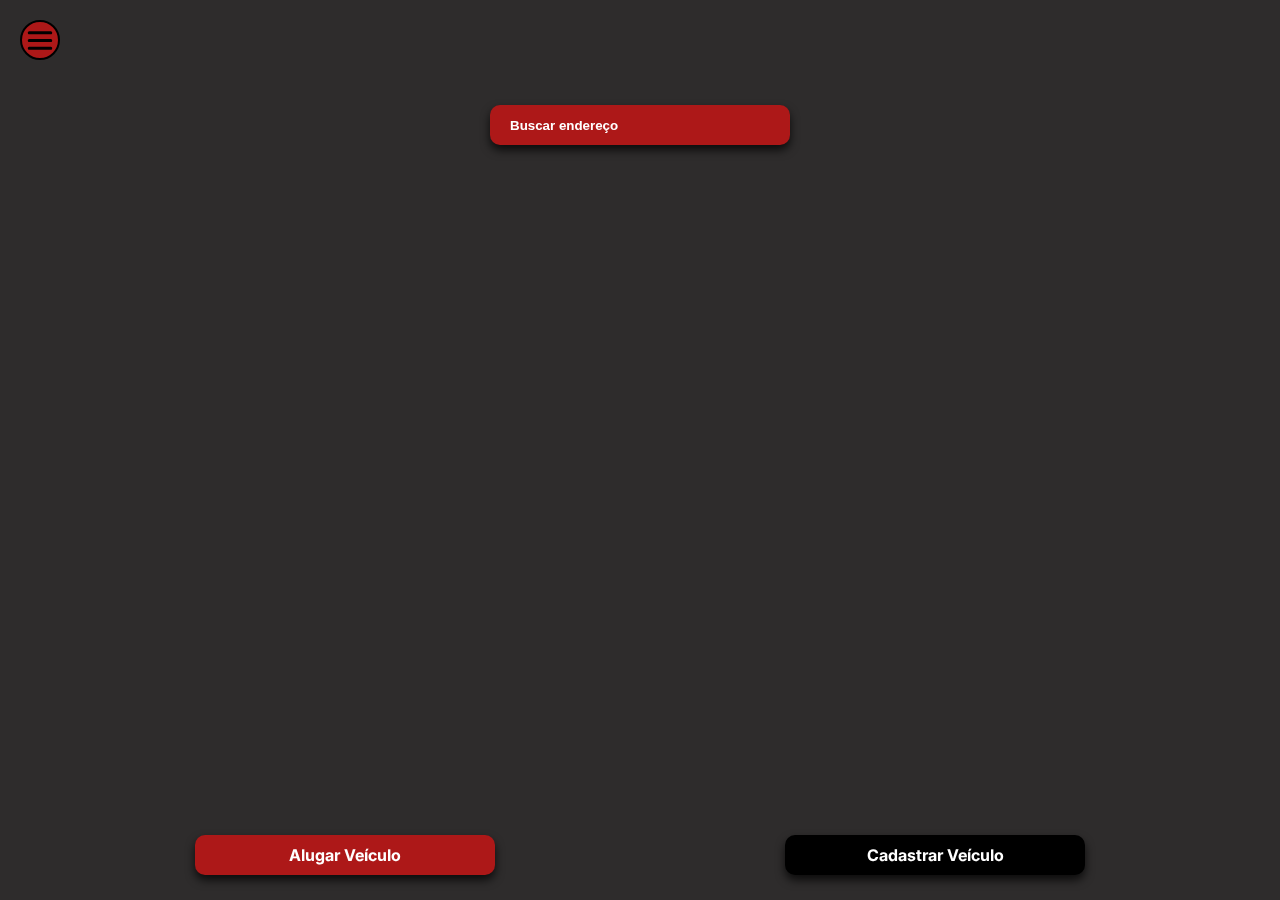
<file: Rent4U/home/index.html>
<!DOCTYPE html>
<html lang="pt-BR">
  <head>
    <meta charset="UTF-8" />
    <meta name="viewport" content="width=device-width, initial-scale=1.0" />
    <title>Rent4u</title>
  </head>
  <link rel="stylesheet" href="styles.css" />
  <link rel="stylesheet" href="../layout.css" />
  <body>
    <div class="container">
      <div class="row-1">
        <input class="btt b-red" placeholder="Buscar endereço" />
      </div>
      <div class="row-2">
        <a class="btt b-red" href="../alugar/passo1/index.html"
          >Alugar Veículo</a
        >
        <a class="btt b-black" href="../cadastrar/veiculo/passo1/index.html"
          >Cadastrar Veículo</a
        >
      </div>
    </div>
    <button class="menu-btt">
      <img src="../assets/icons/hamburguer.svg" alt="menu-btt" />
    </button>
    <div class="mapouter">
      <div class="gmap_canvas">
        <iframe
          class="gmap_iframe"
          width="100%"
          frameborder="0"
          scrolling="no"
          marginheight="0"
          marginwidth="0"
          src="https://maps.google.com/maps?width=800&amp;height=400&amp;hl=en&amp;q=FIAP - Aclimação&amp;t=&amp;z=15&amp;ie=UTF8&amp;iwloc=B&amp;output=embed"
        ></iframe
        ><a href="https://embed-googlemap.com">embed google map</a>
      </div>
    </div>
  </body>
</html>
</file>
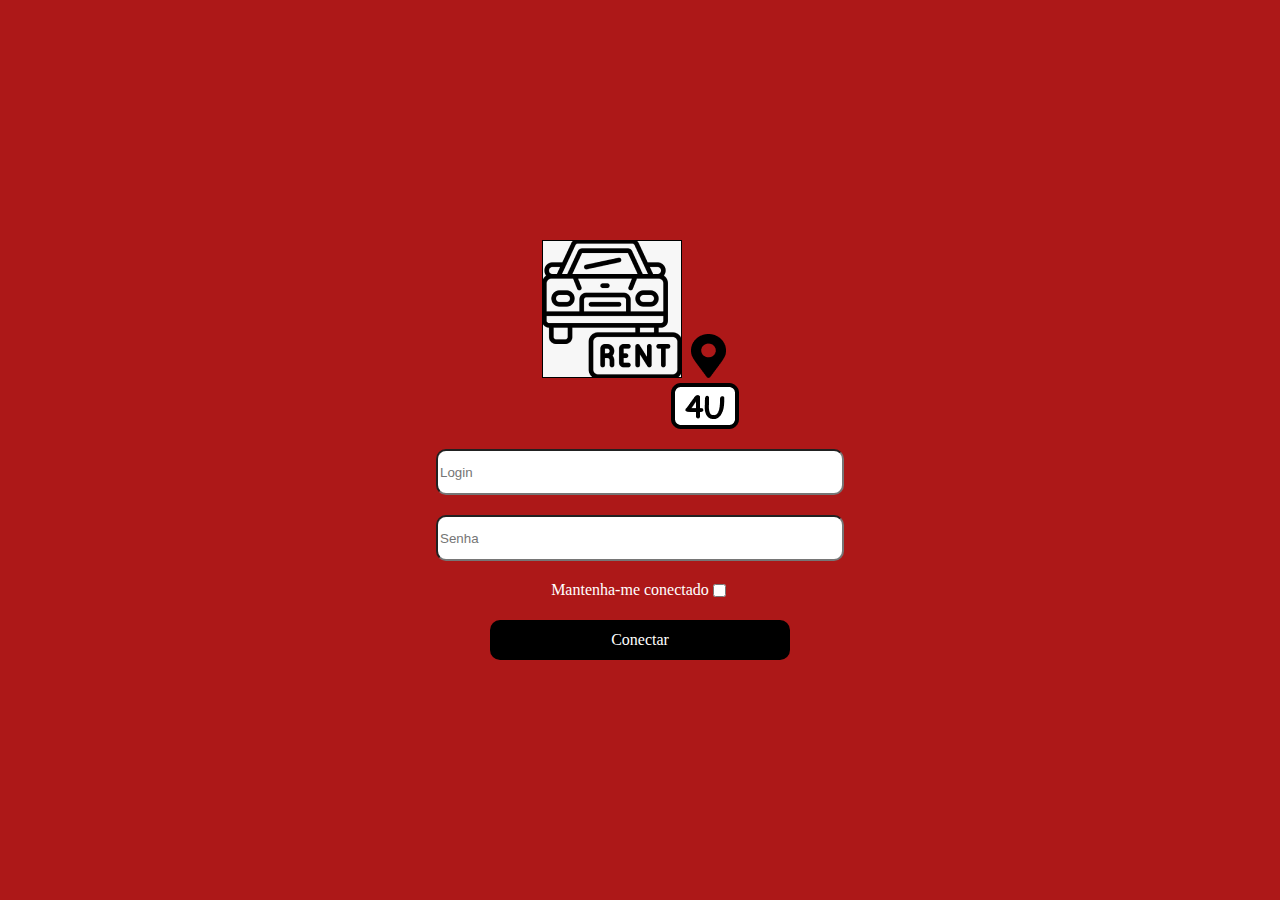
<file: Rent4U/login/index.html>
<!DOCTYPE html>
<html lang="pt-BR">
  <head>
    <meta charset="UTF-8" />
    <meta name="viewport" content="width=device-width, initial-scale=1.0"> 
    <title>Rent4u - Login</title>
    <link rel="stylesheet" href="styles.css" />
  </head>
  <body>
    <div class="container">
      <img src="../assets/images/logo.png" alt="logo Rent4u" />
      <input class="input" placeholder="Login"></input>
      <input class="input" placeholder="Senha"></input>
      <div class="connected">
        <span>Mantenha-me conectado</span>
        <input type="checkbox">
      </div>
      <a class="btt" href="../home/index.html">Conectar</a>
    </div>
  </body>
</html>
</file>
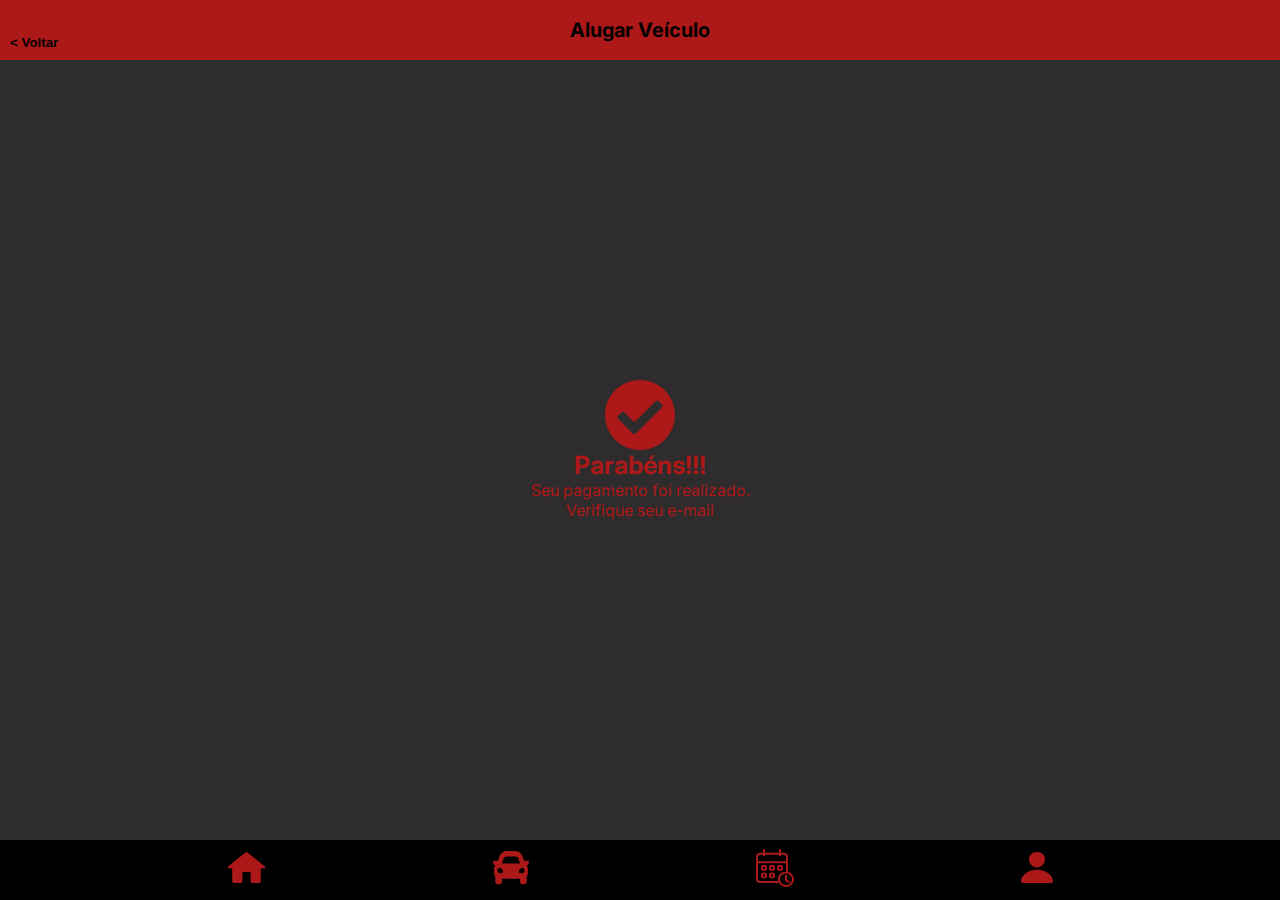
<file: Rent4U/alugar/final/index.html>
<!DOCTYPE html>
<html lang="pt-BR">
  <head>
    <meta charset="UTF-8" />
    <meta name="viewport" content="width=device-width, initial-scale=1.0" />
    <title>Rent4u</title>
    <link rel="stylesheet" href="../../layout.css" />
  </head>
  <body>
    <div class="header">
      <button class="header-back" onclick="history.back()">< Voltar</button>
      Alugar Veículo
    </div>
    <main>
      <div class="final-box">
        <img
          src="../../assets/icons/final.svg"
          style="height: 70px; width: 70px"
        />
        <span class="final-message">Parabéns!!!</span>
        <span>Seu pagamento foi realizado.</span>
        <span>Verifique seu e-mail</span>
      </div>
    </main>
    <iframe
      class="nav-iframe"
      height="60"
      frameborder="0"
      src="../../components/bottom-nav/index.html"
    ></iframe>
  </body>
</html>
</file>
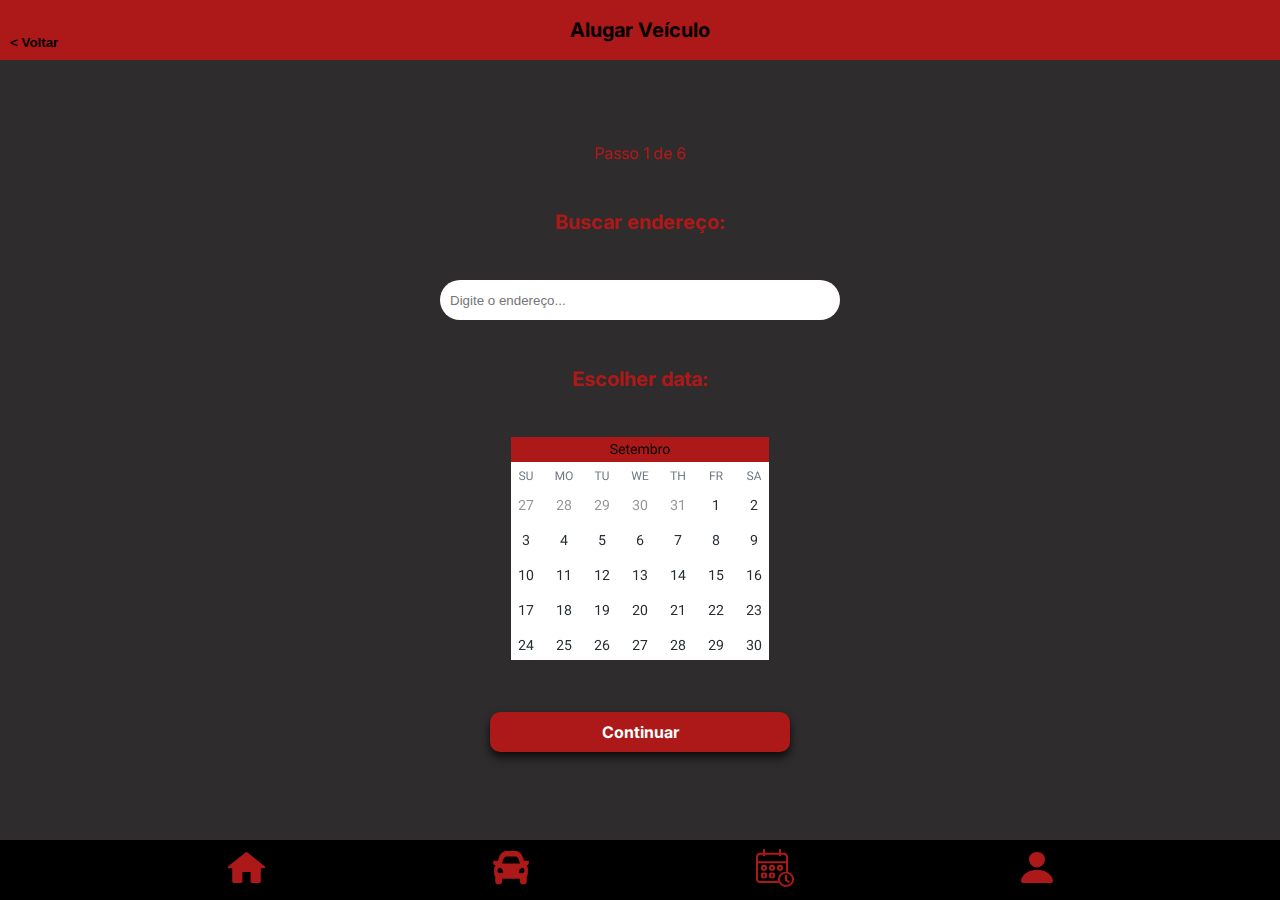
<file: Rent4U/alugar/passo1/index.html>
<!DOCTYPE html>
<html lang="pt-BR">
  <head>
    <meta charset="UTF-8" />
    <meta name="viewport" content="width=device-width, initial-scale=1.0" />
    <title>Rent4u</title>
    <link rel="stylesheet" href="../../layout.css" />
  </head>
  <body>
    <div class="header">
      <button onclick="history.back()" class="header-back">< Voltar</button>
      Alugar Veículo
    </div>
    <main>
      <span> Passo 1 de 6 </span>
      <span class="title">Buscar endereço: </span>
      <input type="text" class="search" placeholder="Digite o endereço..." />
      <span class="title">Escolher data:</span>
      <img src="../../assets/images/calendar.png" />
      <a class="btt b-red" href="../passo2/index.html">Continuar</a>
    </main>
    <iframe
      class="nav-iframe"
      height="60"
      frameborder="0"
      src="../../components/bottom-nav/index.html"
    ></iframe>
  </body>
</html>
</file>
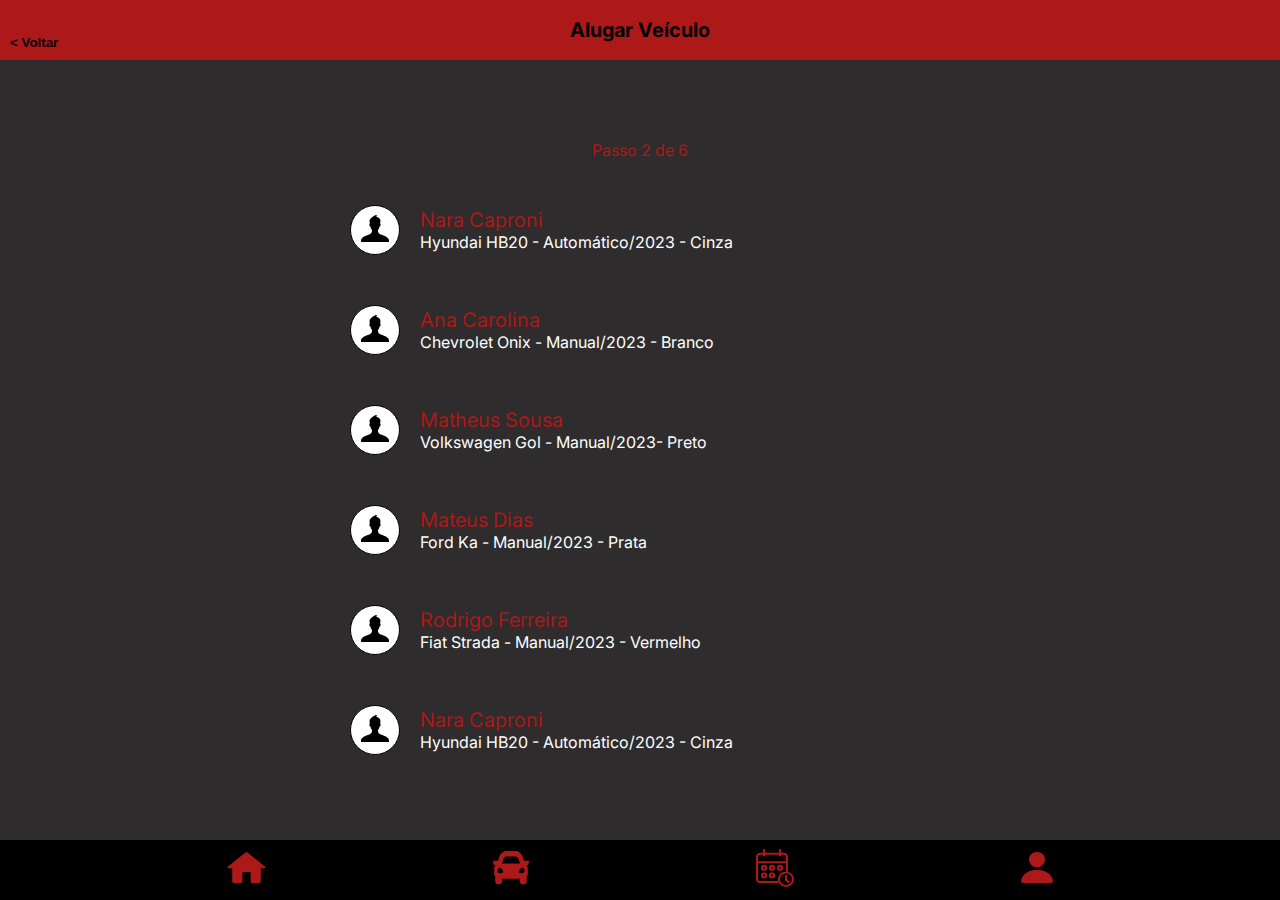
<file: Rent4U/alugar/passo2/index.html>
<!DOCTYPE html>
<html lang="pt-BR">
  <head>
    <meta charset="UTF-8" />
    <meta name="viewport" content="width=device-width, initial-scale=1.0" />
    <title>Rent4u</title>
    <link rel="stylesheet" href="../../layout.css" />
  </head>
  <body>
    <div class="header">
      <button onclick="history.back()" class="header-back">< Voltar</button>
      Alugar Veículo
    </div>
    <main>
      <span> Passo 2 de 6 </span>
      <a class="user-card" href="../passo3/index.html">
        <div class="user-photo-board">
          <img src="../../assets/icons/user2.svg" />
        </div>
        <div class="user-card-info">
          <span class="user-card-name">Nara Caproni</span>
          <span>Hyundai HB20 - Automático/2023 - Cinza</span>
        </div>
      </a>
      <a class="user-card" href="../passo3/index.html">
        <div class="user-photo-board">
          <img src="../../assets/icons/user2.svg" />
        </div>
        <div class="user-card-info">
          <span class="user-card-name">Ana Carolina</span>
          <span>Chevrolet Onix - Manual/2023 - Branco</span>
        </div>
      </a>
      <a class="user-card" href="../passo3/index.html">
        <div class="user-photo-board">
          <img src="../../assets/icons/user2.svg" />
        </div>
        <div class="user-card-info">
          <span class="user-card-name">Matheus Sousa</span>
          <span>Volkswagen Gol - Manual/2023- Preto</span>
        </div>
      </a>
      <a class="user-card" href="../passo3/index.html">
        <div class="user-photo-board">
          <img src="../../assets/icons/user2.svg" />
        </div>
        <div class="user-card-info">
          <span class="user-card-name">Mateus Dias</span>
          <span>Ford Ka - Manual/2023 - Prata</span>
        </div>
      </a>
      <a class="user-card" href="../passo3/index.html">
        <div class="user-photo-board">
          <img src="../../assets/icons/user2.svg" />
        </div>
        <div class="user-card-info">
          <span class="user-card-name">Rodrigo Ferreira</span>
          <span>Fiat Strada - Manual/2023 - Vermelho</span>
        </div>
      </a>
      <a class="user-card" href="../passo3/index.html">
        <div class="user-photo-board">
          <img src="../../assets/icons/user2.svg" />
        </div>
        <div class="user-card-info">
          <span class="user-card-name">Nara Caproni</span>
          <span>Hyundai HB20 - Automático/2023 - Cinza</span>
        </div>
      </a>
    </main>
    <iframe
      class="nav-iframe"
      height="60"
      frameborder="0"
      src="../../components/bottom-nav/index.html"
    ></iframe>
  </body>
</html>
</file>
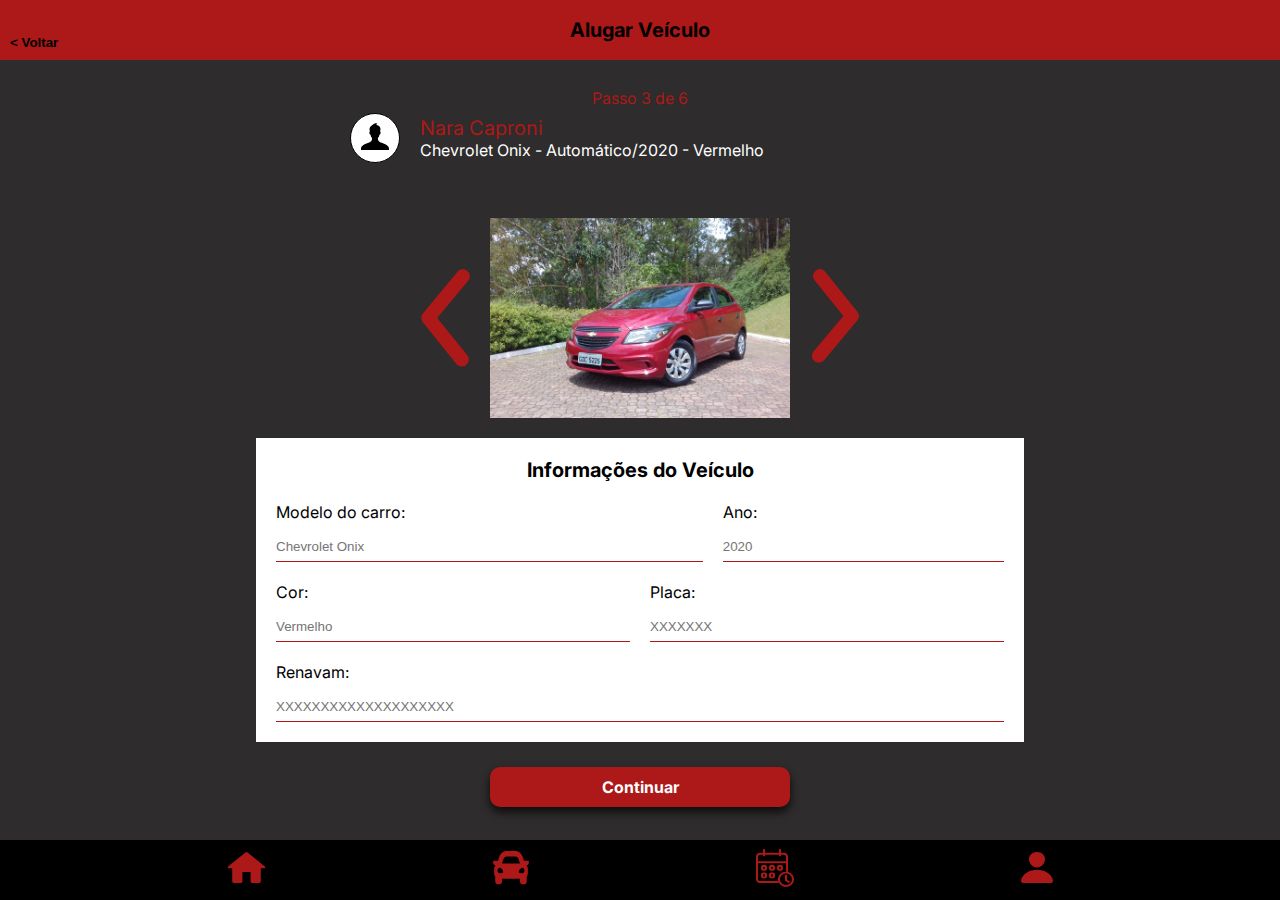
<file: Rent4U/alugar/passo3/index.html>
<!DOCTYPE html>
<html lang="pt-BR">
  <head>
    <meta charset="UTF-8" />
    <meta name="viewport" content="width=device-width, initial-scale=1.0" />
    <title>Rent4u</title>
    <link rel="stylesheet" href="../../layout.css" />
  </head>
  <body>
    <div class="header">
      <button onclick="history.back()" class="header-back">< Voltar</button>
      Alugar Veículo
    </div>
    <main>
      <span> Passo 3 de 6 </span>
      <div class="user-card" href="../passo3/index.html">
        <div class="user-photo-board">
          <img src="../../assets/icons/user2.svg" />
        </div>
        <div class="user-card-info">
          <span class="user-card-name">Nara Caproni</span>
          <span>Chevrolet Onix - Automático/2020 - Vermelho</span>
        </div>
      </div>
      <div class="box">
        <div id="images"></div>
        <img src="../../assets/icons/left.svg" class="back" onclick="back()" />
        <img src="../../assets/icons/right.svg" class="next" onclick="next()" />
      </div>
      <div class="white-box">
        <span class="title">Informações do Veículo</span>
        <div class="input-container i-medium">
          <label for="modelo">Modelo do carro:</label>
          <input
            id="modelo"
            type="text"
            placeholder="Chevrolet Onix"
            disabled
          />
        </div>
        <div class="input-container i-small">
          <label for="ano">Ano:</label>
          <input id="ano" type="text" placeholder="2020" disabled />
        </div>
        <div class="input-container i-medium">
          <label for="cor">Cor:</label>
          <input id="cor" type="text" placeholder="Vermelho" disabled />
        </div>
        <div class="input-container i-medium">
          <label for="placa">Placa:</label>
          <input id="placa" type="text" placeholder="XXXXXXX" disabled />
        </div>
        <div class="input-container i-medium">
          <label for="renavam">Renavam:</label>
          <input
            id="renavam"
            type="text"
            placeholder="XXXXXXXXXXXXXXXXXXXX"
            disabled
          />
        </div>
      </div>
      <a class="btt b-red" href="../passo4/index.html">Continuar</a>
    </main>
    <iframe
      class="nav-iframe"
      height="60"
      frameborder="0"
      src="../../components/bottom-nav/index.html"
    ></iframe>
    <script type="text/javascript" src="../slider.js"></script>
  </body>
</html>
</file>
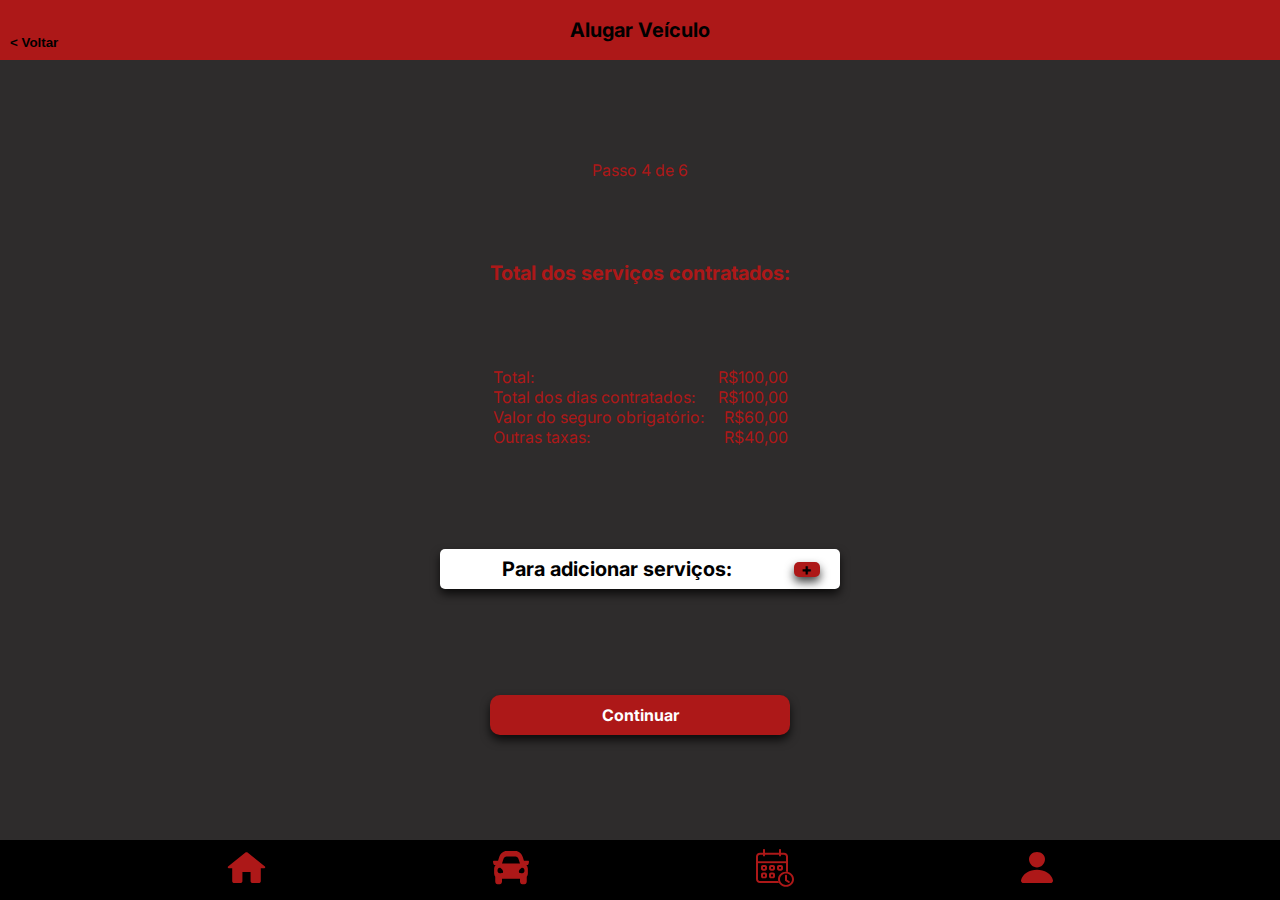
<file: Rent4U/alugar/passo4/index.html>
<!DOCTYPE html>
<html lang="pt-BR">
  <head>
    <meta charset="UTF-8" />
    <meta name="viewport" content="width=device-width, initial-scale=1.0" />
    <title>Rent4u</title>
    <link rel="stylesheet" href="../../layout.css" />
  </head>
  <body>
    <div class="header">
      <button onclick="history.back()" class="header-back">< Voltar</button>
      Alugar Veículo
    </div>
    <main>
      <span> Passo 4 de 6 </span>
      <span class="title">Total dos serviços contratados:</span>
      <table>
        <tbody>
          <tr>
            <td>Total:</td>
            <td>R$100,00</td>
          </tr>
          <tr>
            <td>Total dos dias contratados:</td>
            <td>R$100,00</td>
          </tr>
          <tr>
            <td>Valor do seguro obrigatório:</td>
            <td>R$60,00</td>
          </tr>
          <tr>
            <td>Outras taxas:</td>
            <td>R$40,00</td>
          </tr>
        </tbody>
      </table>
      <div class="white-box-small">
        <span class="title">Para adicionar serviços: </span>
        <span class="plus-box">+</span>
      </div>
      <a class="btt b-red" href="../passo5/index.html">Continuar</a>
    </main>
    <iframe
      class="nav-iframe"
      height="60"
      frameborder="0"
      src="../../components/bottom-nav/index.html"
    ></iframe>
    <script type="text/javascript" src="../slider.js"></script>
  </body>
</html>
</file>
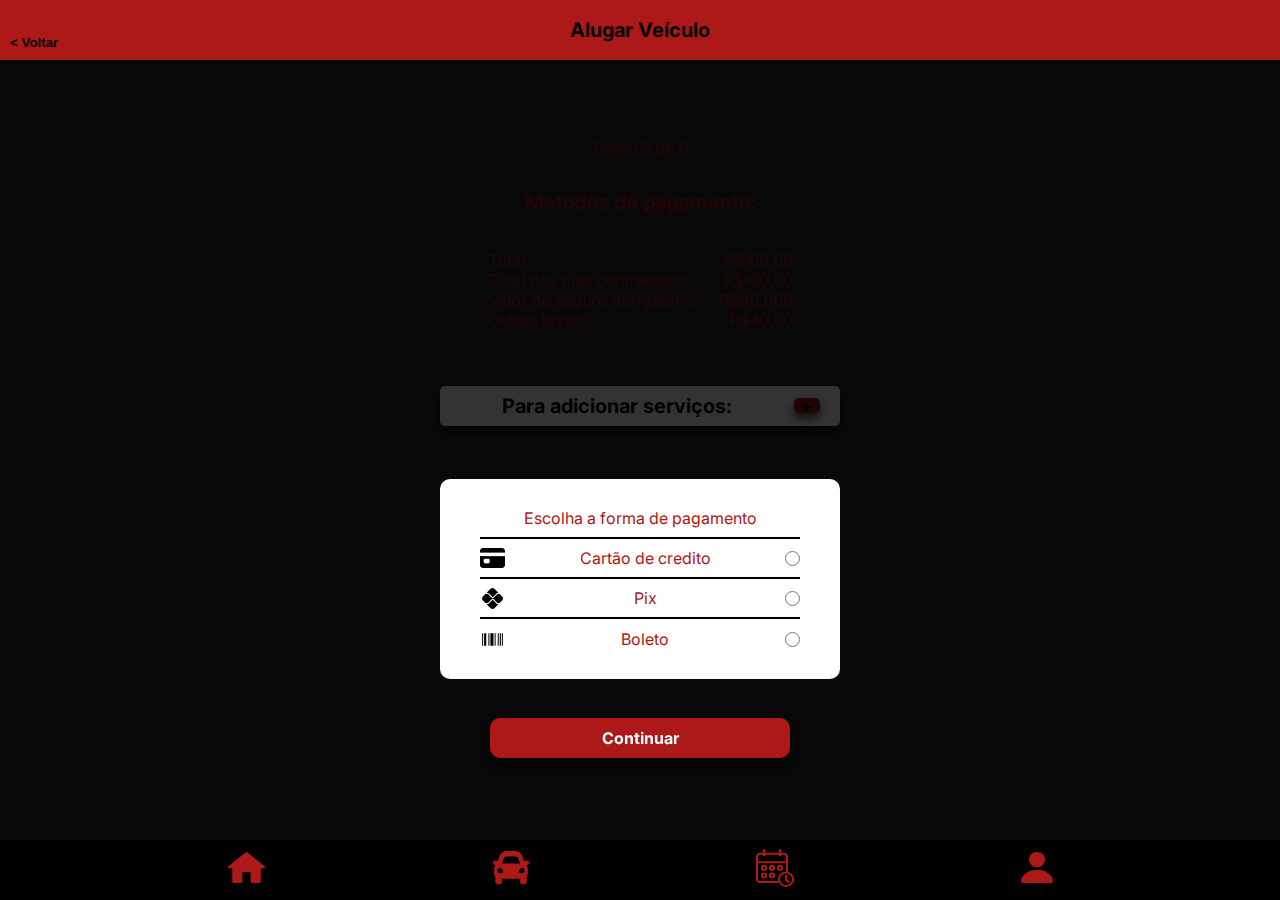
<file: Rent4U/alugar/passo5/index.html>
<!DOCTYPE html>
<html lang="pt-BR">
  <head>
    <meta charset="UTF-8" />
    <meta name="viewport" content="width=device-width, initial-scale=1.0" />
    <title>Rent4u</title>
    <link rel="stylesheet" href="../../layout.css" />
  </head>
  <body>
    <div class="overlay"></div>
    <div class="header">
      <button onclick="history.back()" class="header-back">< Voltar</button>
      Alugar Veículo
    </div>
    <main>
      <span> Passo 5 de 6 </span>

      <span class="title">Metodos de pagamento: </span>
      <table>
        <tbody>
          <tr>
            <td>Total:</td>
            <td>R$100,00</td>
          </tr>
          <tr>
            <td>Total dos dias contratados:</td>
            <td>R$100,00</td>
          </tr>
          <tr>
            <td>Valor do seguro obrigatório:</td>
            <td>R$60,000</td>
          </tr>
          <tr>
            <td>Outras taxas:</td>
            <td>R$40,00</td>
          </tr>
        </tbody>
      </table>
      <div class="white-box-small">
        <span class="title">Para adicionar serviços: </span>
        <span class="plus-box">+</span>
      </div>
      <div class="payment-box">
        <div class="payment-method">Escolha a forma de pagamento</div>
        <div class="payment-method">
          <img src="../../assets/images/cartao.png" />
          Cartão de credito
          <input name="method" class="radio-in" type="radio" />
        </div>
        <div class="payment-method">
          <img src="../../assets/images/pix.png" />
          Pix
          <input name="method" class="radio-in" type="radio" />
        </div>
        <div class="payment-method">
          <img src="../../assets/images/boleto.png" />
          Boleto
          <input name="method" class="radio-in" type="radio" />
        </div>
      </div>
      <a class="btt b-red" href="../passo6/index.html">Continuar</a>
    </main>
    <iframe
      class="nav-iframe"
      height="60"
      frameborder="0"
      src="../../components/bottom-nav/index.html"
    ></iframe>
    <script type="text/javascript" src="../slider.js"></script>
  </body>
</html>
</file>
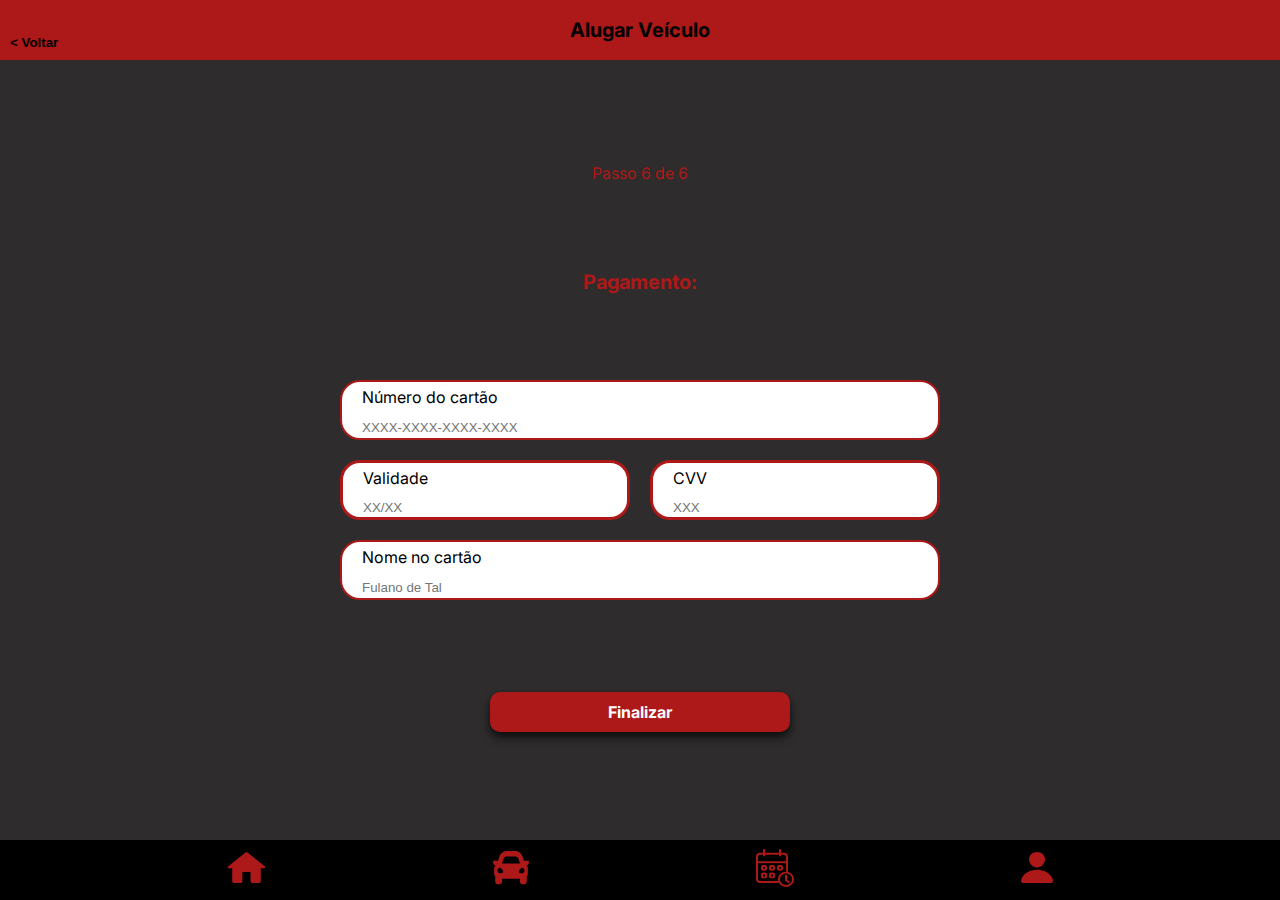
<file: Rent4U/alugar/passo6/index.html>
<!DOCTYPE html>
<html lang="pt-BR">
  <head>
    <meta charset="UTF-8" />
    <meta name="viewport" content="width=device-width, initial-scale=1.0" />
    <title>Rent4u</title>
    <link rel="stylesheet" href="../../layout.css" />
  </head>
  <body>
    <div class="header">
      <button onclick="history.back()" class="header-back">< Voltar</button>
      Alugar Veículo
    </div>
    <main>
      <span> Passo 6 de 6 </span>

      <span class="title">Pagamento: </span>
      <form class="payment-form">
        <div class="payment-input-box-1">
          <label for="cred_number">Número do cartão</label>
          <input
            class="payment-input"
            type="number"
            id="cred_number"
            maxlength="16"
            placeholder="XXXX-XXXX-XXXX-XXXX"
          />
        </div>
        <div class="payment-input-box-2">
          <label for="val">Validade</label>
          <input
            class="payment-input"
            type="text"
            id="val"
            maxlength="5"
            placeholder="XX/XX"
          />
        </div>
        <div class="payment-input-box-2">
          <label for="cvv">CVV</label>
          <input
            class="payment-input"
            type="number"
            id="cvv"
            maxlength="3"
            placeholder="XXX"
          />
        </div>
        <div class="payment-input-box-1">
          <label for="cred_name">Nome no cartão</label>
          <input
            class="payment-input"
            type="text"
            id="cred_name"
            placeholder="Fulano de Tal"
          />
        </div>
      </form>
      <a class="btt b-red" href="../final/index.html">Finalizar</a>
    </main>
    <iframe
      class="nav-iframe"
      height="60"
      frameborder="0"
      src="../../components/bottom-nav/index.html"
    ></iframe>
    <script type="text/javascript" src="../slider.js"></script>
  </body>
</html>
</file>
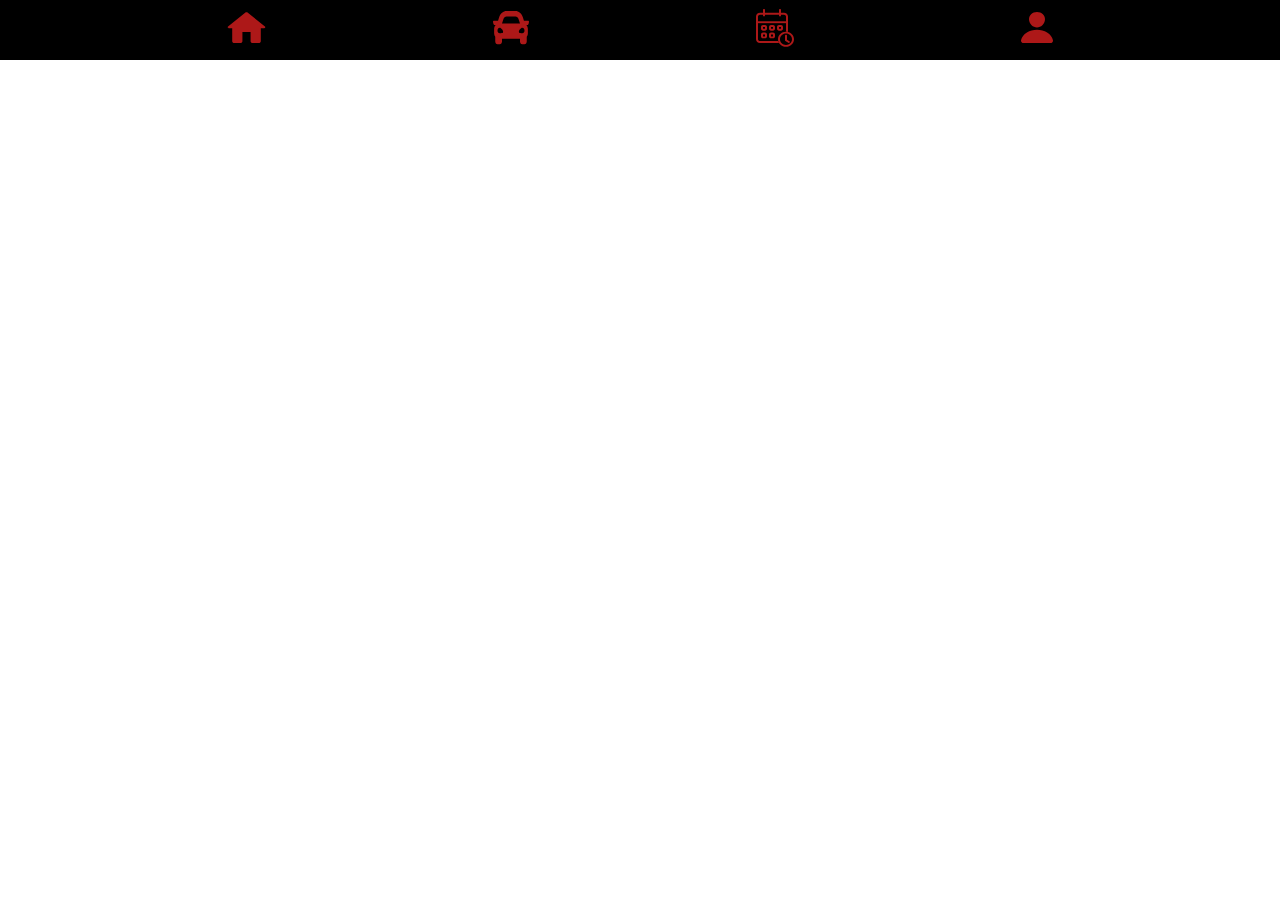
<file: Rent4U/components/bottom-nav/index.html>
<!DOCTYPE html>
<html lang="pt-BR">
  <head>
    <meta charset="UTF-8" />
    <meta name="viewport" content="width=device-width, initial-scale=1.0" />
    <link rel="stylesheet" href="styles.css" />
  </head>
  <body>
    <div class="nav">
      <a href="../../home/index.html" target="_top">
        <img src="../../assets/icons/home_icon.svg" alt="home" />
      </a>
      <a href="../../cadastrar/veiculo/passo1/index.html" target="_top">
        <img src="../../assets/icons/car_icon.svg" alt="cadastrar" />
      </a>
      <a href="../../alugar/passo1/index.html" target="_top">
        <img src="../../assets/icons/calendar_icon.svg" alt="alugar" />
      </a>
      <a href="../../login/index.html" target="_top">
        <img src="../../assets/icons/user_icon.svg" alt="usuario" />
      </a>
    </div>
  </body>
</html>
</file>
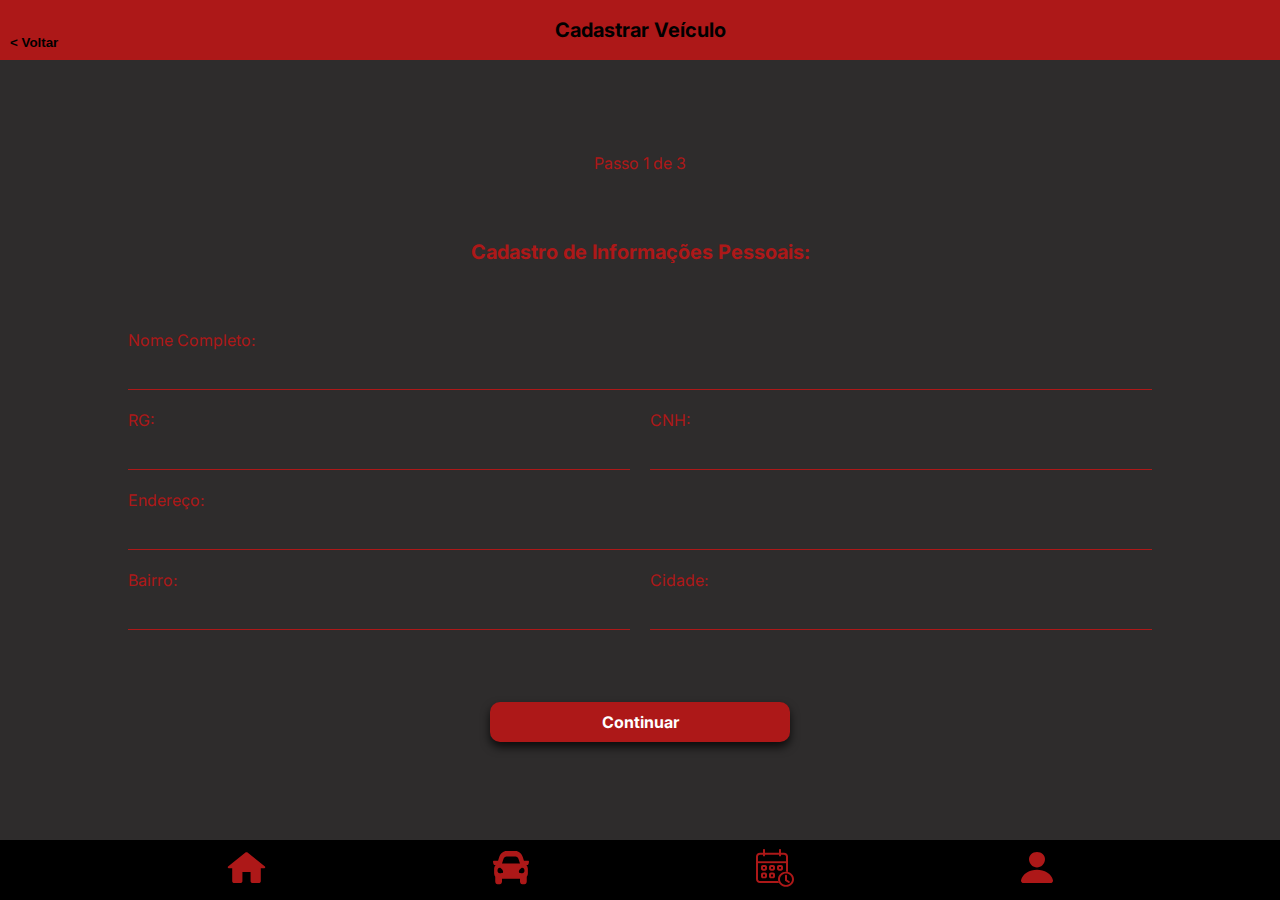
<file: Rent4U/cadastrar/veiculo/passo1/index.html>
<!DOCTYPE html>
<html lang="pt-BR">
  <head>
    <meta charset="UTF-8" />
    <meta name="viewport" content="width=device-width, initial-scale=1.0" />
    <title>Rent4u</title>
    <link rel="stylesheet" href="../../../layout.css" />
  </head>
  <body>
    <div class="header">
      <button onclick="history.back()" class="header-back">< Voltar</button>
      Cadastrar Veículo
    </div>
    <main>
      <span> Passo 1 de 3 </span>
      <span class="title">Cadastro de Informações Pessoais:</span>
      <form>
        <div class="input-container i-large">
          <label for="nome">Nome Completo:</label>
          <input id="nome" type="text" />
        </div>
        <div class="input-container i-medium">
          <label for="rg">RG:</label>
          <input id="rg" type="text" />
        </div>
        <div class="input-container i-medium">
          <label for="cnh">CNH:</label>
          <input id="cnh" type="text" />
        </div>
        <div class="input-container i-large">
          <label for="endereco">Endereço:</label>
          <input id="endereco" type="text" />
        </div>
        <div class="input-container i-medium">
          <label for="bairro">Bairro:</label>
          <input id="bairro" type="text" />
        </div>
        <div class="input-container i-medium">
          <label for="cidade">Cidade:</label>
          <input id="cidade" type="text" />
        </div>
      </form>
      <a class="btt b-red" href="../passo2/index.html">Continuar</a>
    </main>
    <iframe
      class="nav-iframe"
      height="60"
      frameborder="0"
      src="../../../components/bottom-nav/index.html"
    ></iframe>
  </body>
</html>
</file>
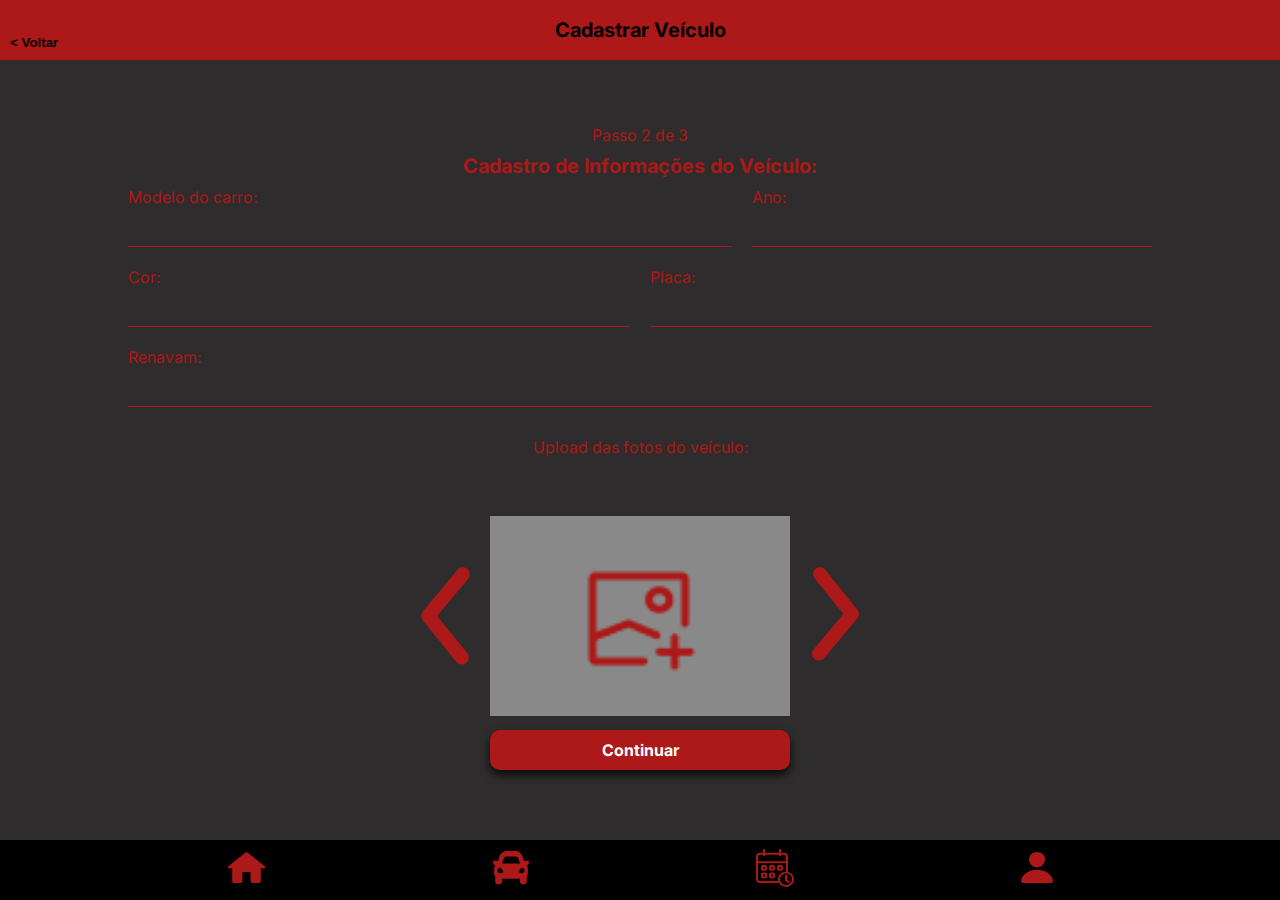
<file: Rent4U/cadastrar/veiculo/passo2/index.html>
<!DOCTYPE html>
<html lang="pt-BR">
  <head>
    <meta charset="UTF-8" />
    <meta name="viewport" content="width=device-width, initial-scale=1.0" />
    <title>Rent4u</title>
    <link rel="stylesheet" href="../../../layout.css" />
  </head>
  <body>
    <div class="header">
      <button onclick="history.back()" class="header-back">< Voltar</button>
      Cadastrar Veículo
    </div>
    <main>
      <span> Passo 2 de 3 </span>
      <span class="title">Cadastro de Informações do Veículo:</span>
      <form>
        <div class="input-container i-medium">
          <label for="modelo">Modelo do carro:</label>
          <input id="modelo" type="text" />
        </div>
        <div class="input-container i-small">
          <label for="ano">Ano:</label>
          <input id="ano" type="text" />
        </div>
        <div class="input-container i-medium">
          <label for="cor">Cor:</label>
          <input id="cor" type="text" />
        </div>
        <div class="input-container i-medium">
          <label for="placa">Placa:</label>
          <input id="placa" type="text" />
        </div>
        <div class="input-container i-medium">
          <label for="renavam">Renavam:</label>
          <input id="renavam" type="text" />
        </div>
      </form>
      <span class="span-b">Upload das fotos do veículo: </span>
      <div class="box">
        <div id="images"></div>
        <img
          src="../../../assets/icons/left.svg"
          class="back"
          onclick="back()"
        />
        <img
          src="../../../assets/icons/right.svg"
          class="next"
          onclick="next()"
        />
      </div>

      <a class="btt b-red" href="../passo3/index.html">Continuar</a>
    </main>
    <iframe
      class="nav-iframe"
      height="60"
      frameborder="0"
      src="../../../components/bottom-nav/index.html"
    ></iframe>
    <script type="text/javascript" src="../slider.js"></script>
  </body>
</html>
</file>
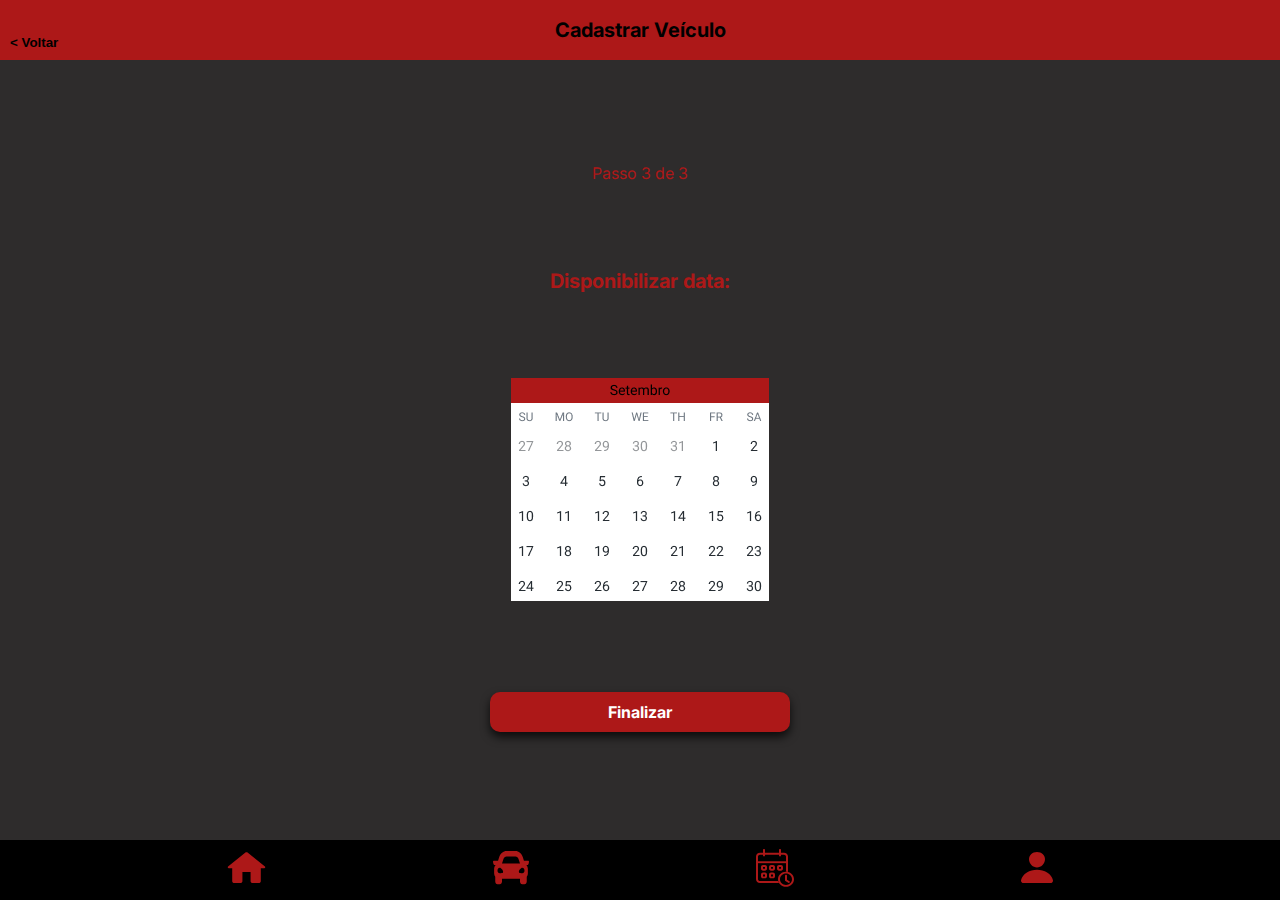
<file: Rent4U/cadastrar/veiculo/passo3/index.html>
<!DOCTYPE html>
<html lang="pt-BR">
  <head>
    <meta charset="UTF-8" />
    <meta name="viewport" content="width=device-width, initial-scale=1.0" />
    <title>Rent4u</title>
    <link rel="stylesheet" href="../../../layout.css" />
  </head>
  <body>
    <div class="header">
      <button onclick="history.back()" class="header-back">< Voltar</button>
      Cadastrar Veículo
    </div>
    <main>
      <span> Passo 3 de 3 </span>
      <span class="title">Disponibilizar data:</span>
      <img src="../../../assets/images/calendar.png" />
      <a class="btt b-red" href="../final/index.html">Finalizar</a>
    </main>
    <iframe
      class="nav-iframe"
      height="60"
      frameborder="0"
      src="../../../components/bottom-nav/index.html"
    ></iframe>
  </body>
</html>
</file>
<file: Rent4U/home/styles.css>
.mapouter {
  position: relative;
  text-align: right;
  width: 100%;
  height: 100vh;
}
.gmap_canvas {
  overflow: hidden;
  background: none !important;
  width: 100%;
  height: 100vh;
}
.gmap_iframe {
  height: 100vh !important;
}

.container {
  top: 0;
  left: 0;
  position: absolute;
  align-items: center;
  justify-content: space-between;
  flex-direction: column;
  display: flex;
  height: 100vh;
  width: 100%;
}

.menu-btt {
  top: 20px;
  left: 20px;
  width: 40px;
  height: 40px;
  z-index: 999;
  display: flex;
  position: absolute;
  align-items: center;
  justify-content: center;
  background-color: #ad1818;
  border: 2px solid black;
  border-radius: 50%;
  cursor: pointer;
}

.row-1 {
  margin-top: 100px;
  display: flex;
  max-width: 900px;
  min-width: 150px;
  justify-content: center;
  width: 100%;
  z-index: 999;
}

.row-2 {
  display: flex;
  max-width: 900px;
  min-width: 150px;
  justify-content: space-between;
  width: 100%;
  z-index: 999;
  margin-bottom: 20px;
}
</file>
<file: Rent4U/layout.css>
@import url("https://fonts.googleapis.com/css2?family=Inter&display=swap");

* {
  -webkit-box-sizing: border-box;
  box-sizing: border-box;
  padding: 0;
  margin: 0;
  transition: 0.1s ease-in-out;
}

body {
  background-color: #2e2c2c;
  min-height: 100vh;
  display: flex;
  flex-direction: column;
  font-family: Inter;
  justify-content: center;
  align-items: center;
  margin: 0;
}

main {
  display: flex;
  width: 100%;
  min-height: calc(100vh - 120px);
  color: #ad1818;
  flex-direction: column;
  align-items: center;
  justify-content: space-around;
  padding: 60px 0px;
}

.nav-iframe {
  width: 100%;
  position: fixed;
  bottom: 0;
  z-index: 5;
}

form {
  width: 80%;
  display: flex;
  flex-wrap: wrap;
  justify-content: center;
  gap: 20px;
}

input {
  padding-top: 10px;
  width: 100%;
  height: 40px;
  background: none;
  border: none;
  border-bottom: 1px solid #ad1818;
  color: #fff;
}

input:focus {
  outline: none;
}

tr {
  display: flex;
  gap: 10px 20px;
  justify-content: space-between;
}

.user-card {
  padding: 10px;
  display: flex;
  height: 60px;
  width: 100%;
  max-width: 600px;
  border-radius: 10px;
  gap: 20px;
  align-items: center;
  text-decoration: none;
  color: #fff;
}

.user-card-info {
  display: flex;
  flex-direction: column;
}

.user-card:hover {
  background-color: #fff;
  color: #000;
}

.user-card-name {
  color: #ad1818;
  font-size: 20px;
}

.user-photo-board {
  height: 50px;
  width: 50px;
  display: flex;
  align-items: center;
  justify-content: center;
  background-color: #fff;
  border-radius: 25px;
  border: 1px solid #000;
}

.search {
  height: 40px;
  width: 60%;
  padding: 0px 10px;
  max-width: 400px;
  border-radius: 20px;
  background-color: #fff;
  border: none;
}

.box {
  background-color: white;
  display: block;
  text-align: center;
  margin: 0 auto;
  margin-top: 50px;
  width: 300px;
  height: 200px;
}

@media (max-width: 600px) {
  .box {
    scale: 0.8;
  }
}

@media (max-width: 300px) {
  .box {
    scale: 0.5;
  }
}

#images {
  display: block;
  text-align: center;
  margin: 0 auto;
  width: 300px;
  height: 200px;
  background-size: cover;
}

.back,
.next {
  position: relative;
  margin: 0 auto;
  margin-top: -150px;
  width: 50px;
  color: red;
  font-size: 40px;
  text-align: center;
  line-height: 50px;
  cursor: pointer;
}

.back {
  float: left;
  right: 70px;
}

.next {
  float: right;
  left: 70px;
}

.header {
  position: absolute;
  top: 0;
  background-color: #ad1818;
  display: flex;
  color: #000;
  font-size: 20px;
  font-weight: bolder;
  align-items: center;
  justify-content: center;
  width: 100%;
  height: 60px;
  z-index: 5;
}

.header-back {
  position: absolute;
  bottom: 10px;
  left: 10px;
  background: none;
  border: none;
  font-weight: bolder;
  cursor: pointer;
}

.title {
  font-size: 20px;
  width: 100%;
  text-align: center;
  font-weight: bolder;
}

.input-container {
  display: flex;
  flex-direction: column;
  flex-grow: 1;
}

.i-small {
  width: 20%;
  min-width: 100px;
}

.i-medium {
  width: 40%;
  min-width: 250px;
}

.i-large {
  width: 80%;
  min-width: 300px;
}

.btt {
  padding: 20px;
  font-weight: bold;
  margin: 5px;
  display: flex;
  width: 100%;
  height: 40px;
  max-width: 300px;
  min-width: 150px;
  border-radius: 10px;
  border: none;
  text-decoration: none;
  justify-content: center;
  align-items: center;
  cursor: pointer;
  box-shadow: 0px 5px 10px 0px rgba(0, 0, 0, 0.75);
  z-index: 3;
}

.btt:hover {
  scale: 1.1;
  filter: brightness(150%);
}

.b-black {
  background-color: #000;
  color: #fff;
}

.b-red {
  background-color: #ad1818;
  color: #fff;
}

.b-red::placeholder {
  color: #fff;
}

.b-white {
  background-color: #fff;
  color: #000;
}

.final-box {
  display: flex;
  flex-direction: column;
  align-items: center;
}

.final-message {
  font-size: 25px;
  font-weight: bolder;
}

.white-box {
  padding: 20px;
  display: flex;
  gap: 20px;
  min-height: 300px;
  width: 60%;
  background-color: #fff;
  color: #000;
  margin: 20px 0px;
  flex-wrap: wrap;
  justify-content: center;
}

.white-box-small {
  padding: 20px;
  display: flex;
  gap: 20px;
  height: 40px;
  width: 60%;
  max-width: 400px;
  background-color: #fff;
  color: #000;
  margin: 20px 0px;
  justify-content: center;
  align-items: center;
  border-radius: 5px;
  box-shadow: 0px 5px 10px 0px rgba(0, 0, 0, 0.75);
}

.plus-box {
  display: flex;
  justify-content: center;
  align-items: center;
  width: 30px;
  height: 15px;
  color: #000;
  border-radius: 5px;
  background-color: #ad1818;
  font-weight: 800;
  box-shadow: 0px 5px 10px 0px rgba(0, 0, 0, 0.75);
  cursor: pointer;
}

.payment-box {
  z-index: 3;
  padding: 20px 0px;
  display: flex;
  flex-direction: column;
  align-items: center;
  justify-content: center;
  background-color: #fff;
  min-width: 200px;
  max-width: 400px;
  width: 80%;
  border-radius: 10px;
}

.payment-method {
  display: flex;
  align-items: center;
  justify-content: space-between;
  height: 40px;
  width: 80%;
  border-bottom: 2px solid #000;
}

.payment-method:first-child {
  justify-content: center;
}

.payment-method:last-child {
  border: none;
}

.radio-in {
  width: 15px;
  height: 15px;
}

.payment-input-box-1 {
  display: flex;
  flex-direction: column;
  flex-grow: 1;
  height: 60px;
  padding: 5px 20px 0px 20px;
  width: 80%;
  max-width: 600px;
  min-width: 150px;
  border: 2px solid #ad1818;
  background-color: #fff;
  border-radius: 20px;
  color: #000;
}

.payment-input-box-2 {
  display: flex;
  flex-direction: column;
  flex-grow: 1;
  padding: 5px 20px 0px 20px;
  width: 40%;
  height: 60px;
  max-width: 300px;
  min-width: 75px;
  border: 3px solid #ad1818;
  background-color: #fff;
  border-radius: 20px;
  color: #000;
}

.payment-input {
  color: #000;
  border: none;
}

.payment-form {
  max-width: 600px;
}

.overlay {
  background-color: #000;
  opacity: 0.8;
  width: 100vw;
  height: calc(100vh - 120px);
  position: fixed;
  top: 60;
  z-index: 3;
}

.span-b {
  margin-top: 20px;
}
</file>
<file: Rent4U/login/styles.css>
body {
  background-color: #ad1818;
  height: 100vh;
  display: flex;
  justify-content: center;
  align-items: center;
  margin: 0;
}

.container {
  display: flex;
  flex-direction: column;
  height: 100vh;
  width: 80%;
  max-width: 600px;
  min-width: 200px;
  gap: 20px;
  justify-content: center;
  align-items: center;
}

.input {
  height: 40px;
  width: 100%;
  max-width: 400px;
  min-width: 150px;
  border-radius: 10px;
}

.connected {
  display: flex;
  justify-content: center;
  width: 100%;
  max-width: 400px;
  min-width: 150px;
  color: #fff;
}

.btt {
  display: flex;
  width: 100%;
  height: 40px;
  max-width: 300px;
  min-width: 150px;
  border-radius: 10px;
  background-color: #000;
  color: #fff;
  border: none;
  text-decoration: none;
  justify-content: center;
  align-items: center;
}
</file>
<file: Rent4U/components/bottom-nav/styles.css>
body {
  margin: 0;
  width: 100%;
  height: 60px;
}

.nav {
  display: flex;
  align-items: center;
  justify-content: space-evenly;
  width: 100%;
  height: 60px;
  background-color: #000;
}
</file>
